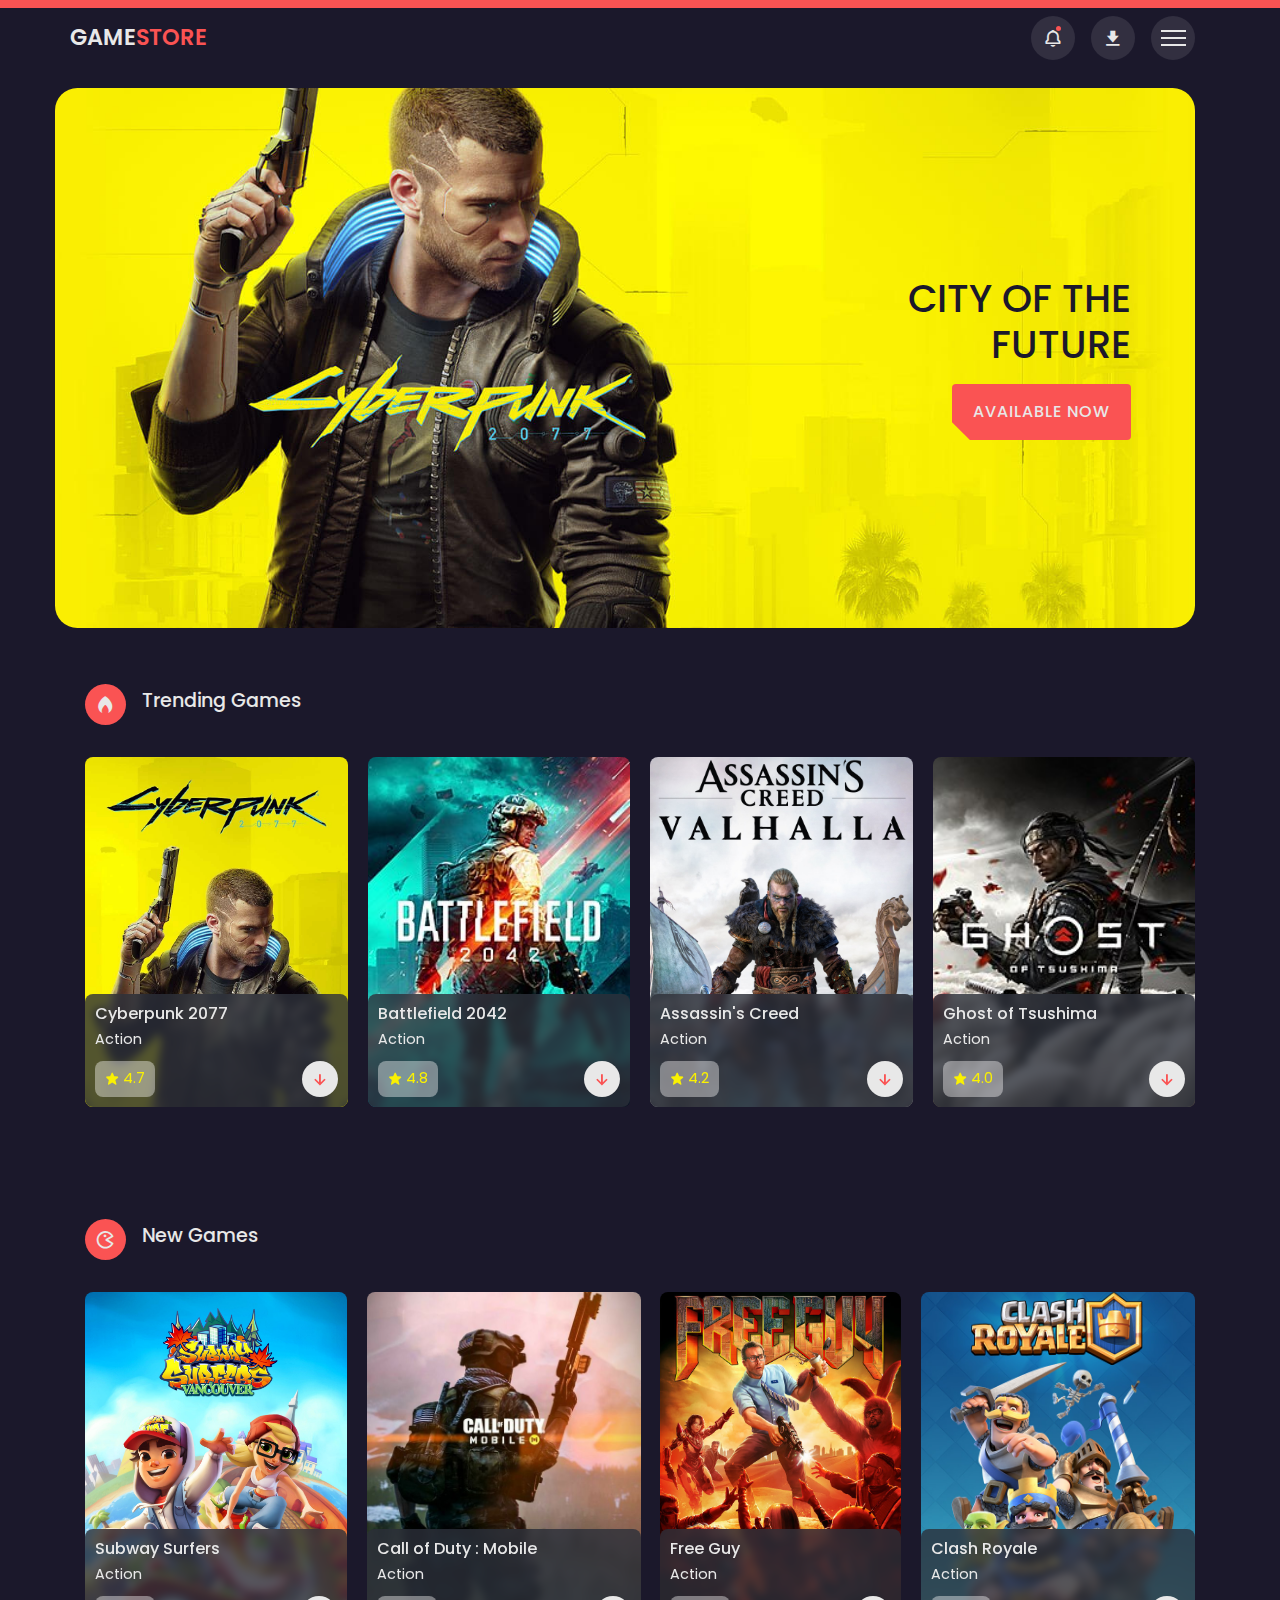
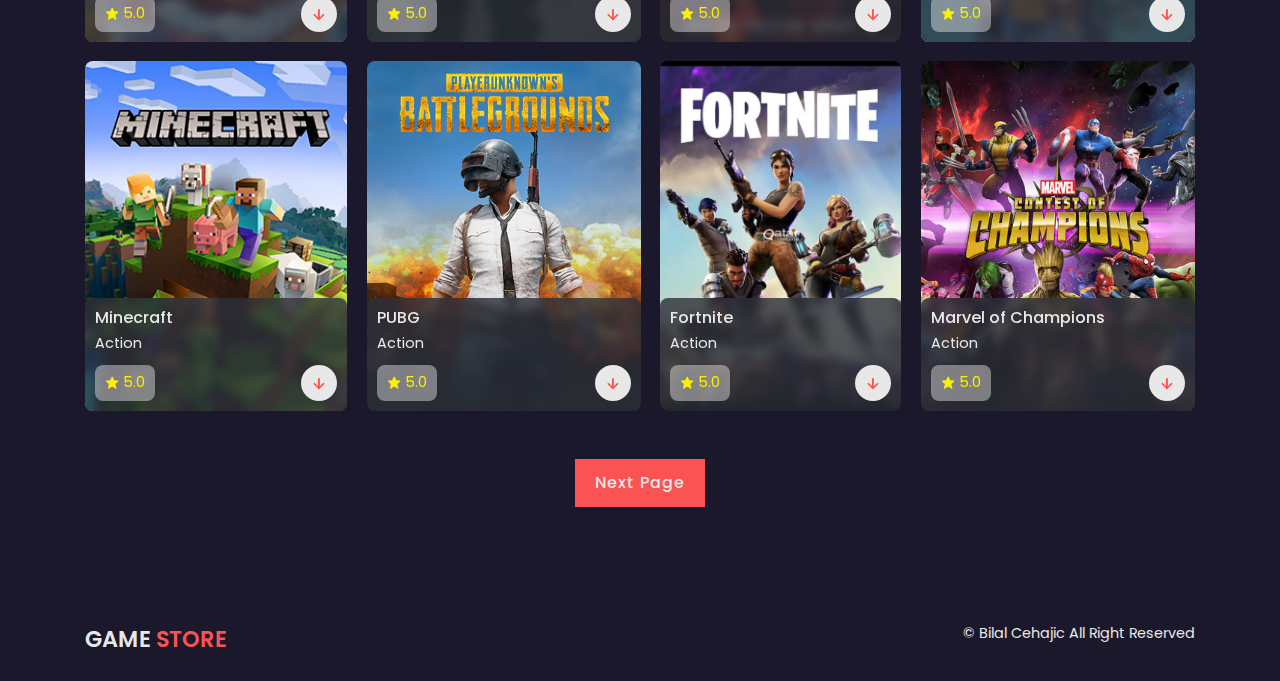
<file: gaming/index.html>
<!DOCTYPE html>

<html>

<head>
    <!---- meta tags ---->
    <meta charset="utf-8">
    <meta http-equiv="X-UA-Compatible" content="IE=edge">
    <meta name="description" content="">
    <meta name="viewport" content="width=device-width, initial-scale=1">


    <!---- css ---->
    <link rel="stylesheet" href="css/style.css">

    <!---- bootstrap ---->
    <link rel="stylesheet" href="https://cdn.jsdelivr.net/npm/bootstrap@4.3.1/dist/css/bootstrap.min.css"
        integrity="sha384-ggOyR0iXCbMQv3Xipma34MD+dH/1fQ784/j6cY/iJTQUOhcWr7x9JvoRxT2MZw1T" crossorigin="anonymous">

    <!---- fav icon ---->
    <link rel="shortcut icon" href="img/fav.png" type="image/x-icon">

    <!---- Box Icons ---->
    <link href='https://unpkg.com/boxicons@2.1.4/css/boxicons.min.css' rel='stylesheet'>

    <!--Swiper CSS-->
    <link rel="stylesheet" href="css/swiper-bundle.css">


    <title>GAMING SITE</title>


</head>

<body class="main">
    <!--Custom Scroll-->
    <div class="my-progress">
        <div class="my-progress-bar" id="my-scroll-bar"></div>
    </div>
    <!--Header-->
    <header>
        <!--NavBar-->
        <div class="nav container">
            <!--Logo-->
            <a href="index.html" class="logo">Game<span>Store</span></a>
            <!--Nav Icons-->
            <div class="nav-icons">
                <i class='bx bx-bell bx-tada' id="bell-icon"><span></span></i>
                <i class='bx bxs-download'></i>
                <div class="menu-icon">
                    <div class="line1"></div>
                    <div class="line2"></div>
                    <div class="line3"></div>
                </div>
            </div>


            <!--Menu-->
            <div class="menu">
                <img src="img/menu.png" alt="">
                <div class="navbar">
                    <ul class="navbaritems">
                        <li><a href="index.html">Home</a></li>
                        <li><a href="#trending">Trending</a></li>
                        <li><a href="download.html">Download</a></li>
                        <li><a href="#action">Action Games</a></li>
                        <li><a href="contact.html">Contact Us</a></li>
                    </ul>
                </div>
            </div>
            <!--Notification-->
            <div class="notification">
                <div class="notification-box">
                    <i class='bx bxs-check-circle'></i>
                    <p>Congratulation, Your game download successsfully.</p>
                </div>
                <div class="notification-box box-color">
                    <i class='bx bxs-x-circle '></i>
                    <p>Could not apply changes.</p>
                </div>
            </div>
        </div>
    </header>

    <!--Home start-->
    <section class="home container" id="home">
        <img src="img/home.png">
        <div class="home-text">
            <h1>CITY OF THE <br> FUTURE</h1>

            <a href="#" class="btn">Available Now</a>

        </div>
    </section>

    <!--Home end-->

    <!--Trending start-->
    <section class="trending container" id="trending">
        <div class="heading">
            <i class='bx bxs-flame'></i>
            <h2>Trending Games</h2>
        </div>
        <!--Content-->
        <div class="trending-content swiper">
            <div class="swiper-wrapper">
                <!--Slide1-->
                <div class="swiper-slide">
                    <div class="box">
                        <img src="img/trending1.webp" alt="">
                        <div class="box-text">
                            <h2>Cyberpunk 2077</h2>
                            <h3>Action</h3>
                            <div class="rating-download">
                                <div class="rating">
                                    <i class='bx bxs-star'></i>
                                    <span>4.7</span>
                                </div>
                                <a href="#" class="box-btn"><i class='bx bx-down-arrow-alt'></i></a>
                            </div>
                        </div>
                    </div>
                </div>
                <!--Slide2-->
                <div class="swiper-slide">
                    <div class="box">
                        <img src="img/trending2.jpg" alt="">
                        <div class="box-text">
                            <h2>Battlefield 2042</h2>
                            <h3>Action</h3>
                            <div class="rating-download">
                                <div class="rating">
                                    <i class='bx bxs-star'></i>
                                    <span>4.8</span>
                                </div>
                                <a href="#" class="box-btn"><i class='bx bx-down-arrow-alt'></i></a>
                            </div>
                        </div>
                    </div>
                </div>
                <!--Slide3-->
                <div class="swiper-slide">
                    <div class="box">
                        <img src="img/trending3.jpg" alt="">
                        <div class="box-text">
                            <h2>Assassin's Creed</h2>
                            <h3>Action</h3>
                            <div class="rating-download">
                                <div class="rating">
                                    <i class='bx bxs-star'></i>
                                    <span>4.2</span>
                                </div>
                                <a href="#" class="box-btn"><i class='bx bx-down-arrow-alt'></i></a>
                            </div>
                        </div>
                    </div>
                </div>
                <!--Slide4-->
                <div class="swiper-slide">
                    <div class="box">
                        <img src="img/trending4.jpg" alt="">
                        <div class="box-text">
                            <h2>Ghost of Tsushima</h2>
                            <h3>Action</h3>
                            <div class="rating-download">
                                <div class="rating">
                                    <i class='bx bxs-star'></i>
                                    <span>4.0</span>
                                </div>
                                <a href="#" class="box-btn"><i class='bx bx-down-arrow-alt'></i></a>
                            </div>
                        </div>
                    </div>
                </div>
                <!--Slide5-->
                <div class="swiper-slide">
                    <div class="box">
                        <img src="img/trending5.png" alt="">
                        <div class="box-text">
                            <h2>GTA V</h2>
                            <h3>Action</h3>
                            <div class="rating-download">
                                <div class="rating">
                                    <i class='bx bxs-star'></i>
                                    <span>5.0</span>
                                </div>
                                <a href="#" class="box-btn"><i class='bx bx-down-arrow-alt'></i></a>
                            </div>
                        </div>
                    </div>
                </div>

                <!--Slide6-->
                <div class="swiper-slide">
                    <div class="box">
                        <img src="img/trending6.jpg" alt="">
                        <div class="box-text">
                            <h2>Dying Light 2</h2>
                            <h3>Action</h3>
                            <div class="rating-download">
                                <div class="rating">
                                    <i class='bx bxs-star'></i>
                                    <span>3.9</span>
                                </div>
                                <a href="#" class="box-btn"><i class='bx bx-down-arrow-alt'></i></a>
                            </div>
                        </div>
                    </div>
                </div>
                <!--Slide7-->
                <div class="swiper-slide">
                    <div class="box">
                        <img src="img/trending7.png" alt="">
                        <div class="box-text">
                            <h2>Halo Infinite</h2>
                            <h3>Action</h3>
                            <div class="rating-download">
                                <div class="rating">
                                    <i class='bx bxs-star'></i>
                                    <span>4.9</span>
                                </div>
                                <a href="#" class="box-btn"><i class='bx bx-down-arrow-alt'></i></a>
                            </div>
                        </div>
                    </div>
                </div>
                <!--Slide8-->
                <div class="swiper-slide">
                    <div class="box">
                        <img src="img/trending8.png" alt="">
                        <div class="box-text">
                            <h2>Resident Evill Village</h2>
                            <h3>Action</h3>
                            <div class="rating-download">
                                <div class="rating">
                                    <i class='bx bxs-star'></i>
                                    <span>5.0</span>
                                </div>
                                <a href="#" class="box-btn"><i class='bx bx-down-arrow-alt'></i></a>
                            </div>
                        </div>
                    </div>
                </div>

            </div>
        </div>
    </section>

    <!--Trending end-->

    <!--New Section Start-->
    <section class="new container" id="new">
        <div class="heading">
            <i class='bx bx-game'></i>
            <h2>New Games</h2>
        </div>
        <!--Content-->
        <div class="new-content">
            <!--box1-->
            <div class="box">
                <img src="img/new1.jpg" alt="">
                <div class="box-text">
                    <h2>Subway Surfers</h2>
                    <h3>Action</h3>
                    <div class="rating-download">
                        <div class="rating">
                            <i class='bx bxs-star'></i>
                            <span>5.0</span>
                        </div>
                        <a href="download.html" class="box-btn"><i class='bx bx-down-arrow-alt'></i></a>
                    </div>
                </div>
            </div>
            <!--box2-->
            <div class="box">
                <img src="img/new2.jpg" alt="">
                <div class="box-text">
                    <h2>Call of Duty : Mobile</h2>
                    <h3>Action</h3>
                    <div class="rating-download">
                        <div class="rating">
                            <i class='bx bxs-star'></i>
                            <span>5.0</span>
                        </div>
                        <a href="#" class="box-btn"><i class='bx bx-down-arrow-alt'></i></a>
                    </div>
                </div>
            </div>
            <!--box3-->
            <div class="box">
                <img src="img/new3.jpg" alt="">
                <div class="box-text">
                    <h2>Free Guy</h2>
                    <h3>Action</h3>
                    <div class="rating-download">
                        <div class="rating">
                            <i class='bx bxs-star'></i>
                            <span>5.0</span>
                        </div>
                        <a href="#" class="box-btn"><i class='bx bx-down-arrow-alt'></i></a>
                    </div>
                </div>
            </div>
            <!--box4-->
            <div class="box">
                <img src="img/new4.jpg" alt="">
                <div class="box-text">
                    <h2>Clash Royale</h2>
                    <h3>Action</h3>
                    <div class="rating-download">
                        <div class="rating">
                            <i class='bx bxs-star'></i>
                            <span>5.0</span>
                        </div>
                        <a href="#" class="box-btn"><i class='bx bx-down-arrow-alt'></i></a>
                    </div>
                </div>
            </div>
            <!--box5-->
            <div class="box">
                <img src="img/new5.png" alt="">
                <div class="box-text">
                    <h2>Minecraft</h2>
                    <h3>Action</h3>
                    <div class="rating-download">
                        <div class="rating">
                            <i class='bx bxs-star'></i>
                            <span>5.0</span>
                        </div>
                        <a href="#" class="box-btn"><i class='bx bx-down-arrow-alt'></i></a>
                    </div>
                </div>
            </div>
            <!--box6-->
            <div class="box">
                <img src="img/new6.png" alt="">
                <div class="box-text">
                    <h2>PUBG</h2>
                    <h3>Action</h3>
                    <div class="rating-download">
                        <div class="rating">
                            <i class='bx bxs-star'></i>
                            <span>5.0</span>
                        </div>
                        <a href="#" class="box-btn"><i class='bx bx-down-arrow-alt'></i></a>
                    </div>
                </div>
            </div>
            <!--box7-->
            <div class="box">
                <img src="img/new7.png" alt="">
                <div class="box-text">
                    <h2>Fortnite</h2>
                    <h3>Action</h3>
                    <div class="rating-download">
                        <div class="rating">
                            <i class='bx bxs-star'></i>
                            <span>5.0</span>
                        </div>
                        <a href="#" class="box-btn"><i class='bx bx-down-arrow-alt'></i></a>
                    </div>
                </div>
            </div>
            <!--box8-->
            <div class="box">
                <img src="img/new8.jpg" alt="">
                <div class="box-text">
                    <h2>Marvel of Champions</h2>
                    <h3>Action</h3>
                    <div class="rating-download">
                        <div class="rating">
                            <i class='bx bxs-star'></i>
                            <span>5.0</span>
                        </div>
                        <a href="#" class="box-btn"><i class='bx bx-down-arrow-alt'></i></a>
                    </div>
                </div>
            </div>

        </div>
        <div class="next-page">
            <a href="#">Next Page</a>
        </div>
    </section>
    <!--New Section End-->

    <!--copyright-->
    <div class="copyright container">
        <a href="#" class="logo">Game <span>Store</span></a>
        <p>&#169; Bilal Cehajic All Right Reserved</p>
    </div>


    <!--- Link To Swiper--->
    <script src="js/swiper-bundle.min.js"></script>
    <!--- Link To Js--->
    <script src="js/main.js"></script>
</body>

</html>
</file>
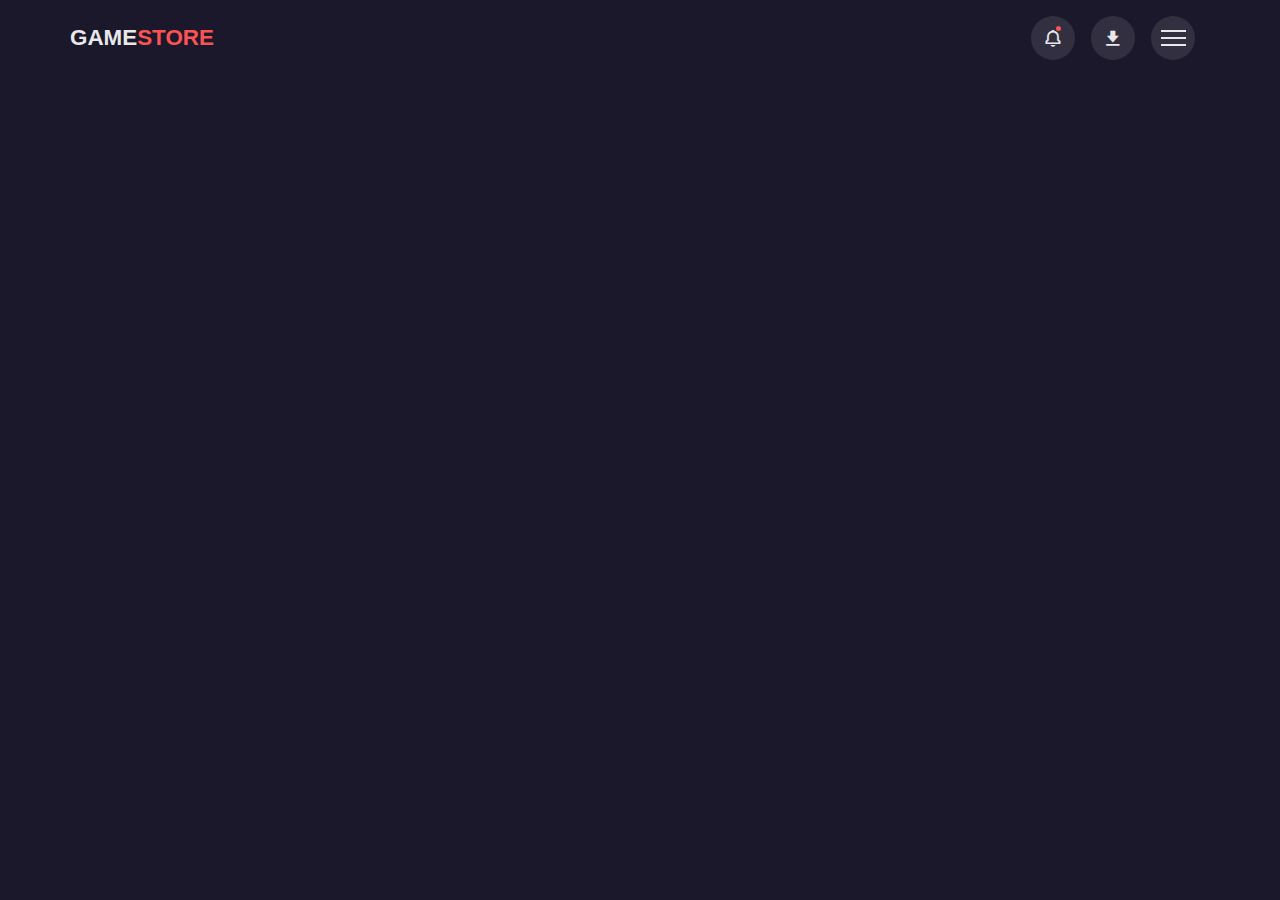
<file: gaming/contact.html>
<!DOCTYPE html>

<html>

<head>
    <!---- meta tags ---->
    <meta charset="utf-8">
    <meta http-equiv="X-UA-Compatible" content="IE=edge">
    <meta name="description" content="">
    <meta name="viewport" content="width=device-width, initial-scale=1">


    <!---- css ---->
    <link rel="stylesheet" href="css/contact.css">

    <!---- bootstrap ---->
    <link rel="stylesheet" href="https://cdn.jsdelivr.net/npm/bootstrap@4.3.1/dist/css/bootstrap.min.css"
        integrity="sha384-ggOyR0iXCbMQv3Xipma34MD+dH/1fQ784/j6cY/iJTQUOhcWr7x9JvoRxT2MZw1T" crossorigin="anonymous">

    <!---- fav icon ---->
    <link rel="shortcut icon" href="img/fav.png" type="image/x-icon">

    <!---- Box Icons ---->
    <link href='https://unpkg.com/boxicons@2.1.4/css/boxicons.min.css' rel='stylesheet'>

    <!--Swiper CSS-->
    <link rel="stylesheet" href="css/swiper-bundle.css">


    <title>CONTACT US</title>


</head>

<body class="main">

    <!--Header-->
    <header>
        <!--NavBar-->
        <div class="nav container">
            <!--Logo-->
            <a href="index.html" class="logo">Game<span>Store</span></a>
            <!--Nav Icons-->
            <div class="nav-icons">
                <i class='bx bx-bell bx-tada' id="bell-icon"><span></span></i>
                <i class='bx bxs-download'></i>
                <div class="menu-icon">
                    <div class="line1"></div>
                    <div class="line2"></div>
                    <div class="line3"></div>
                </div>
            </div>


            <!--Menu-->
            <div class="menu">
                <img src="img/menu.png" alt="">
                <div class="navbar">
                    <ul class="navbaritems">
                        <li><a href="index.html">Home</a></li>
                        <li><a href="#trending">Trending</a></li>
                        <li><a href="#New">New Games</a></li>
                        <li><a href="#action">Action Games</a></li>
                        <li><a href="#contact">Contact Us</a></li>
                    </ul>
                </div>
            </div>
            <!--Notification-->
            <div class="notification">
                <div class="notification-box">
                    <i class='bx bxs-check-circle'></i>
                    <p>Congratulation, Your game download successsfully.</p>
                </div>
                <div class="notification-box box-color">
                    <i class='bx bxs-x-circle '></i>
                    <p>Could not apply changes.</p>
                </div>
            </div>
        </div>
    </header>

 

    <!--copyright-->
    <div class="copyright container">
        <a href="#" class="logo">Game <span>Store</span></a>
        <p>&#169; Bilal Cehajic All Right Reserved</p>
    </div>


    <!--- Link To Swiper--->
    <script src="js/swiper-bundle.min.js"></script>
    <!--- Link To Js--->
    <script src="js/main.js"></script>
</body>

</html>
</file>
<file: gaming/css/style.css>
/* Google fonts */
@import url('https://fonts.googleapis.com/css2?family=Poppins:wght@400;500;600;700&display=swap');

* {
    font-family: 'Poppins', sans-serif;
    margin: 0;
    padding: 0;
    scroll-behavior: smooth;
    box-sizing: border-box;
    list-style: none;
    scroll-padding-top: 2rem;
}

/* Varijable */
:root {
    --main-color: #fa5353;
    --dark-color: #1b182b;
    --light-color: #322f40;
    --text-color: hsl(0, 0%, 91%);
}

::selection {
    color: var(--text-color);
    background: var(--main-color);
}

section {
    padding: 4rem 0 3rem;
}


img {
    width: 100%;
}

body.main {
    color: var(--text-color);
    background-color: var(--dark-color);
}

.container {
    max-width: 1068px;
    margin: auto;
    width: 100%;
}

/* Header */
header {
    position: fixed;
    top: 0;
    left: 0;
    width: 100%;
    background: var(--dark-color);
    z-index: 100;
}

/* Nav */
.nav {
    display: flex;
    align-items: center;
    justify-content: center;
    padding: 16px 0;
}

/* Logo */
.logo {
    font-size: 1.4rem;
    font-weight: 600;
    color: var(--text-color);
    text-transform: uppercase;
    margin: 0 auto 0 0;

}

.logo span {
    color: var(--main-color);

}

/* Nav Icons */
.nav-icons {
    display: flex;
    align-items: center;
    column-gap: 1rem;
}

.nav-icons .bx {
    font-size: 20px;
    height: 44px;
    width: 44px;
    display: grid;
    place-items: center;
    color: var(--text-color);
    background: var(--light-color);
    border-radius: 50%;
    cursor: pointer;
}

#bell-icon {
    position: relative;
}

#bell-icon span {
    content: "";
    width: 5px;
    height: 5px;
    border-radius: 50%;
    background: var(--main-color);
    position: absolute;
    top: 10px;
    right: 14px;
}

/* Menu icon */
.menu-icon {
    display: flex;
    flex-direction: column;
    align-items: center;
    justify-content: center;
    row-gap: 5px;
    height: 44px;
    width: 44px;
    border-radius: 50%;
    background: var(--light-color);
    cursor: pointer;
    transition: 0.3s;
}

.menu-icon div {
    display: block;
    background: var(--text-color);
    height: 2px;
    width: 25px;
    transition: 0.3s;
}

.move .line1 {
    transform: rotate(-45deg) translate(-5px, 5px);
}

.move .line2 {
    opacity: 0;
}

.move .line3 {
    transform: rotate(45deg) translate(-5px, -5px);
}

/* Menu */
.menu {
    position: fixed;
    left: 0;
    top: 0;
    width: 100%;
    height: 100vh;
    background: rgba(0, 0, 14, 0.9);
    z-index: 106;
    display: flex;
    align-items: center;
    justify-content: space-between;
    clip-path: circle(0% at 100% 0%);
    transition: 0.5s;
}

.menu.active {
    clip-path: circle(144% at 100% 0%);
}

.menu img {
    width: 700px;
}

.navbar {
    display: grid;
    row-gap: 1rem;
    text-align: right;
    padding-right: 2rem;
    display: inline;
}

.navbar a {
    font-size: 1.6rem;
    color: var(--text-color);
    font-weight: 500;
    transition: 0.2s;

}

.navbar a:hover {
    border-bottom: 4px solid var(--main-color);
    font-size: 1.8rem;
    text-decoration: none;
}


/* Notification */

.notification {
    position: absolute;
    top: 110%;
    right: 5rem;
    background: var(--light-color);
    width: 300px;
    height: 350px;
    border-radius: 0.5rem;
    padding: 10px;
    display: flex;
    flex-direction: column;
    row-gap: 1rem;
    clip-path: circle(0% at 100% 0%);
}

.notification.active {
    clip-path: circle(144% at 100% 0%);
    transition: 0.3s;
}

.notification p {
    color: #fff;
}

.notification-box {
    display: flex;
    align-items: baseline;
    column-gap: 1rem;
    border-radius: 0.5rem;
    background: var(--dark-color);
    padding: 10px;
}

.notification-box .bx {
    color: #faf102;
}

.box-color {
    background: hsl(0, 0%, 100%, 0.4);
}

.box-color .bx {
    color: var(--main-color);
}

/* home */
.home {
    position: relative;
    min-height: 540px;
    display: flex;
    align-items: center;
    justify-content: flex-end;
    margin-top: 5rem;

}

.home img {
    position: absolute;
    width: 1005;
    height: 100%;
    object-fit: cover;
    border-radius: 1.4rem;
    z-index: -1;
}

.home-text {
    padding-right: 4rem;
    text-align: right;
}

.home-text h1 {
    font-size: 2.4rem;
    text-transform: uppercase;
    color: var(--dark-color);
    margin-bottom: 1rem;
}

.home-text .btn {
    background: var(--main-color);
    padding: 15px 20px;
    color: var(--text-color);
    text-transform: uppercase;
    font-size: 1rem;
    letter-spacing: 1px;
    font-weight: 500;
    clip-path: polygon(0 0, 100% 0%, 100% 100%, 10% 100%, 0% 68%);
}

.home-text .btn:hover {
    background: var(--light-color);
    transition: 0.3 all linear;
}

/* heading */

.heading {
    display: flex;
    align-items: center;
    column-gap: 1rem;
    margin-bottom: 2rem;
}

.heading .bx {
    font-size: 21px;
    color: var(--text-color);
    background: var(--main-color);
    padding: 10px;
    border-radius: 5rem;
}

.heading h2 {
    font-size: 1.2rem;
    font-weight: 500;

}

.box {
    position: relative;
    width: 100%;
    height: 350px;
    border-radius: 0.5rem;
}

.box img {
    width: 100%;
    height: 100%;
    object-fit: cover;
    border-radius: 0.5rem;
}

.box .box-text {
    position: absolute;
    right: 0;
    left: 0;
    bottom: 0;
    padding: 10px;
    background: hsl(227, 14%, 20%, 0.8);
    backdrop-filter: blur(4px);
    border-radius: 0.5rem;
}

.box .box-text h2 {
    font-size: 1rem;
    font-weight: 500;
}

.box .box-text h3 {
    font-size: 0.9rem;
    font-weight: 400;
    margin-bottom: 0.8rem;
}

.rating-download {
    display: flex;
    justify-content: space-between;
}

.rating {
    display: flex;
    align-items: center;
    column-gap: 4px;
    background: hsl(0, 0%, 100%, 0.4);
    padding: 4px 10px;
    border-radius: 0.5rem;
}

.rating .bx {
    color: #faf102;
    font-size: 0.9rem;

}

.rating span {
    color: #faf102;
    font-size: 0.9rem;
}

.box-btn .bx {
    padding: 8px;
    background: var(--text-color);
    border-radius: 5rem;
    color: var(--main-color);
    font-weight: 400;
    font-size: 20px;
}

.box-btn .bx:hover {
    background: var(--light-color);
}

/* new */
.new-content {
    display: grid;
    grid-template-columns: repeat(auto-fit, minmax(240px, auto));
    gap: 1.2rem;
}

.next-page {
    display: flex;
    justify-content: center;
    align-items: center;
    margin: 3rem;
}

.next-page a {
    background: var(--main-color);
    padding: 12px 20px;
    color: var(--text-color);
    letter-spacing: 1px;
    font-weight: 500;
}

.next-page a:hover {
    background: var(--light-color);
    transition: 0.4 all linear;
}

.copyright {
    display: flex;
    justify-content: space-between;
    padding: 20px;
}

.copyright p {
    font-size: 0.9rem;
    color: var(--text-color);
}

/* Download */
.video-container video {
    width: 100%;
    aspect-ratio: 16/9;
}

.video-container {
    margin-top: 5rem;
}

.about {
    margin-top: 2rem;
}

.about h2 {
    display: inline-flex;
    font-size: 1.4rem;
    font-weight: 500;
    border-bottom: 4px solid var(--main-color);
}

.about p {
    font-size: 0.938rem;
    margin-top: 1rem;
    text-align: justify;
}

.screenshots h2 {
    display: inline-flex;
    font-size: 1.4rem;
    font-weight: 500;
    border-bottom: 4px solid var(--main-color);
    margin: 1.6rem 0;
}

.screenshots-contnet {
    display: grid;
    grid-template-columns: repeat(auto-fit, minmax(250px, auto));
    gap: 10px;
    justify-content: center;
    max-width: 800px;
    margin: auto;
    width: 100%;

}

.screenshots-contnet img {
    width: 100%;
    height: 440px;
    object-fit: cover;

}

/*download*/

.download {
    max-width: 800px;
    margin: auto;
    width: 100%;
    display: grid;
    justify-content: center;
    margin-top: 2rem;

}

.download h2 {
    text-align: center;
    font-size: 1.4rem;
    font-weight: 500;
    margin: 1.6rem 0;
}

.download-links {
    display: grid;
    grid-template-columns: repeat(3, 1fr);
    gap: 10px;
    margin-bottom: 2rem;
}

.download-links a {
    text-align: center;
    background: var(--main-color);
    padding: 12px 20px;
    color: var(--text-color);
    letter-spacing: 1px;
    font-weight: 500;
}

.download-links a:hover {
    background: var(--light-color);
    transition: 0.3 all linear;
}

/* display block */
html::-webkit-scrollbar {
    display: none;

}

/* scroll bar*/
.my-progress {
    position: fixed;
    top: 0;
    left: 0;
    height: 4px;
    width: 100%;
    z-index: 300;
    transition: 0.3s;

}



.my-progress-bar {
    height: 8px;
    background: var(--main-color);
    width: 100%;
}

@media (max-width: 1080px) {
    .container {
        margin: o auto;
        width: 90%;
    }

    .nav {
        padding: 10px 0;
    }

    .menu img {
        width: 500px;
    }

    section {
        padding: 3rem 0 2rem;
    }

    .home {
        margin-top: 4rem !important;
        min-height: 440px;
    }

    .home img {
        border-radius: 1rem;
    }

    .new-content {
        display: grid;
    }

    .video-container {
        margin-top: 5rem !important;
    }
}

@media (max-width: 774px) {
    .notification {
        right: 1rem;
    }

    .home {
        min-height: 300px;
    }

    .home-text h1 {
        font-size: 2rem;
    }

    .btn {
        padding: 12px 17px;
    }

    .screenshots-contnet {
        grid-template-columns: repeat(auto-fit, minmax(250px, 300px));
    }
}

@media (max-width: 560px){
    .menu img{
        display: none;
    }
    .menu{
        justify-content: flex-end;
    }
    .nav{
        padding: 8px 0;
    }
    .nav-icons .bx, .menu-icon{
        height: 40px;
        width: 40px;
    }
    .home{
        min-height: 240px;
    }
    .home-text{
        padding-right: 1rem;
    }
    p{
        font-size: 0.875rem;
    }
    .download-links{
        grid-template-columns: 1fr;
    }
}

@media (max-width: 360px){
    .logo{
        font-size: 1.2rem;
    }
    .navnar a{
        font-size: 1.3rem;
    }
    .navbar a:hover{
        font-size: 1.4rem;
    }
    .notification{
        right: 1rem;
        width: 270px;
    }
    .home{
        min-height: 214px;
    }
    .home-text h1{
        font-size: 1.4rem;
    }
    .heading .bx{
        padding: 8px;
    }
    .heading h2{
        font-size: 1.1rem;
    }
    .box{
        height: 420px;
    }
    .copyright{
        flex-direction: column;
        align-items: center;
        row-gap: 1rem;
    }
    .copyright .logo{
        margin: 0;
    }
    .about h2,
    .screenshots h2 .download h2{
        font-size: 1.2rem;
    }
}
</file>
<file: gaming/css/contact.css>
* {
    font-family: 'Poppins', sans-serif;
    margin: 0;
    padding: 0;
    scroll-behavior: smooth;
    box-sizing: border-box;
    list-style: none;
    scroll-padding-top: 2rem;
}

/* Varijable */
:root {
    --main-color: #fa5353;
    --dark-color: #1b182b;
    --light-color: #322f40;
    --text-color: hsl(0, 0%, 91%);
}

::selection {
    color: var(--text-color);
    background: var(--main-color);
}

section {
    padding: 4rem 0 3rem;
}


img {
    width: 100%;
}

body.main {
    color: var(--text-color);
    background-color: var(--dark-color);
}

.container {
    max-width: 1068px;
    margin: auto;
    width: 100%;
}

/* Header */
header {
    position: fixed;
    top: 0;
    left: 0;
    width: 100%;
    background: var(--dark-color);
    z-index: 100;
}

/* Nav */
.nav {
    display: flex;
    align-items: center;
    justify-content: center;
    padding: 16px 0;
}

/* Logo */
.logo {
    font-size: 1.4rem;
    font-weight: 600;
    color: var(--text-color);
    text-transform: uppercase;
    margin: 0 auto 0 0;

}

.logo span {
    color: var(--main-color);

}

/* Nav Icons */
.nav-icons {
    display: flex;
    align-items: center;
    column-gap: 1rem;
}

.nav-icons .bx {
    font-size: 20px;
    height: 44px;
    width: 44px;
    display: grid;
    place-items: center;
    color: var(--text-color);
    background: var(--light-color);
    border-radius: 50%;
    cursor: pointer;
}

#bell-icon {
    position: relative;
}

#bell-icon span {
    content: "";
    width: 5px;
    height: 5px;
    border-radius: 50%;
    background: var(--main-color);
    position: absolute;
    top: 10px;
    right: 14px;
}

/* Menu icon */
.menu-icon {
    display: flex;
    flex-direction: column;
    align-items: center;
    justify-content: center;
    row-gap: 5px;
    height: 44px;
    width: 44px;
    border-radius: 50%;
    background: var(--light-color);
    cursor: pointer;
    transition: 0.3s;
}

.menu-icon div {
    display: block;
    background: var(--text-color);
    height: 2px;
    width: 25px;
    transition: 0.3s;
}

.move .line1 {
    transform: rotate(-45deg) translate(-5px, 5px);
}

.move .line2 {
    opacity: 0;
}

.move .line3 {
    transform: rotate(45deg) translate(-5px, -5px);
}

/* Menu */
.menu {
    position: fixed;
    left: 0;
    top: 0;
    width: 100%;
    height: 100vh;
    background: rgba(0, 0, 14, 0.9);
    z-index: 106;
    display: flex;
    align-items: center;
    justify-content: space-between;
    clip-path: circle(0% at 100% 0%);
    transition: 0.5s;
}

.menu.active {
    clip-path: circle(144% at 100% 0%);
}

.menu img {
    width: 700px;
}

.navbar {
    display: grid;
    row-gap: 1rem;
    text-align: right;
    padding-right: 2rem;
    display: inline;
}

.navbar a {
    font-size: 1.6rem;
    color: var(--text-color);
    font-weight: 500;
    transition: 0.2s;

}

.navbar a:hover {
    border-bottom: 4px solid var(--main-color);
    font-size: 1.8rem;
    text-decoration: none;
}


/* Notification */

.notification {
    position: absolute;
    top: 110%;
    right: 5rem;
    background: var(--light-color);
    width: 300px;
    height: 350px;
    border-radius: 0.5rem;
    padding: 10px;
    display: flex;
    flex-direction: column;
    row-gap: 1rem;
    clip-path: circle(0% at 100% 0%);
}

.notification.active {
    clip-path: circle(144% at 100% 0%);
    transition: 0.3s;
}

.notification p {
    color: #fff;
}

.notification-box {
    display: flex;
    align-items: baseline;
    column-gap: 1rem;
    border-radius: 0.5rem;
    background: var(--dark-color);
    padding: 10px;
}

.notification-box .bx {
    color: #faf102;
}

.box-color {
    background: hsl(0, 0%, 100%, 0.4);
}

.box-color .bx {
    color: var(--main-color);
}

/* home */
.home {
    position: relative;
    min-height: 540px;
    display: flex;
    align-items: center;
    justify-content: flex-end;
    margin-top: 5rem;

}

.home img {
    position: absolute;
    width: 1005;
    height: 100%;
    object-fit: cover;
    border-radius: 1.4rem;
    z-index: -1;
}

.home-text {
    padding-right: 4rem;
    text-align: right;
}

.home-text h1 {
    font-size: 2.4rem;
    text-transform: uppercase;
    color: var(--dark-color);
    margin-bottom: 1rem;
}

.home-text .btn {
    background: var(--main-color);
    padding: 15px 20px;
    color: var(--text-color);
    text-transform: uppercase;
    font-size: 1rem;
    letter-spacing: 1px;
    font-weight: 500;
    clip-path: polygon(0 0, 100% 0%, 100% 100%, 10% 100%, 0% 68%);
}

.home-text .btn:hover {
    background: var(--light-color);
    transition: 0.3 all linear;
}
</file>
